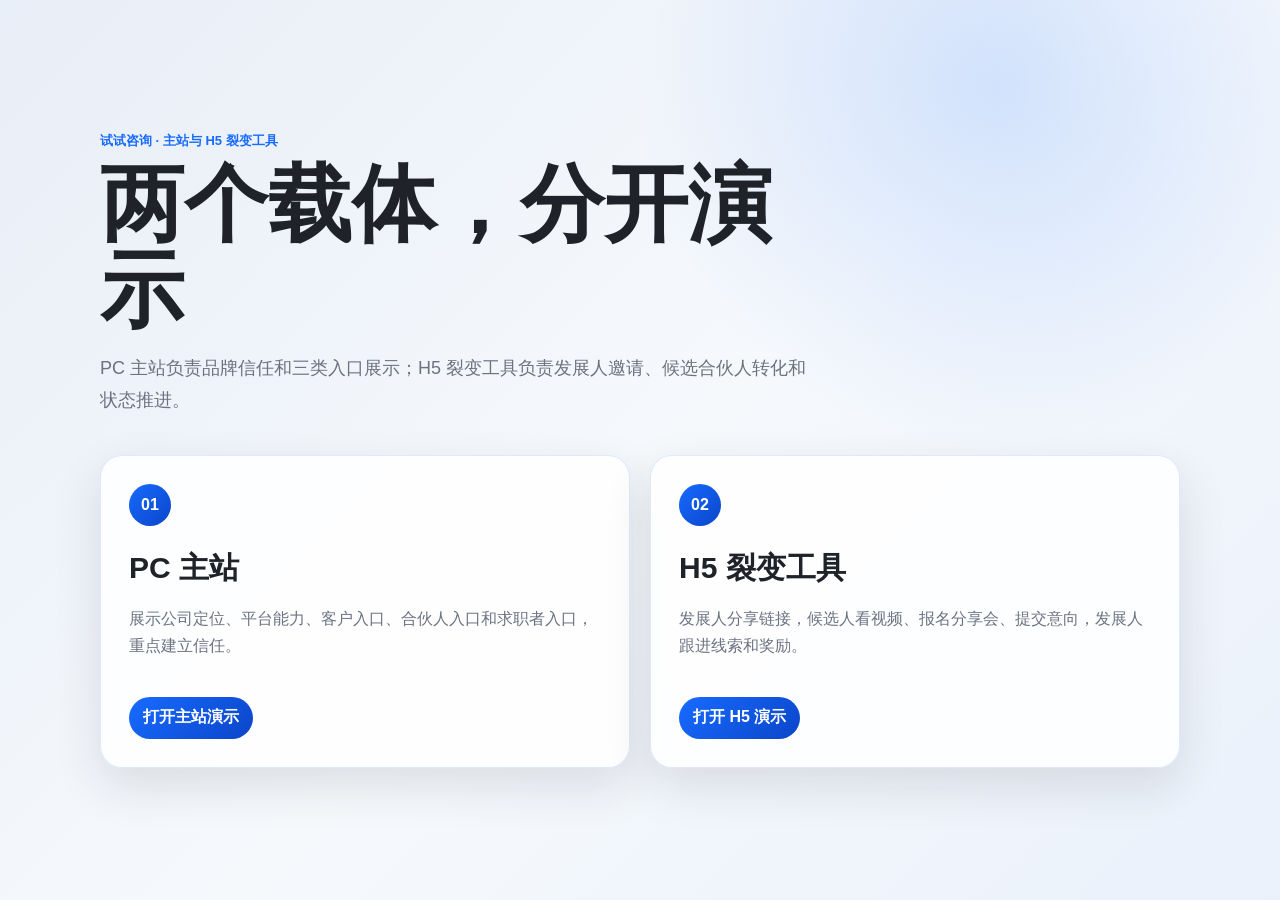
<file: index.html>
<!doctype html>
<html lang="zh-CN">
  <head>
    <meta charset="UTF-8" />
    <meta name="viewport" content="width=device-width, initial-scale=1.0" />
    <title>试试咨询 | 演示入口</title>
    <link rel="stylesheet" href="./styles.css" />
  </head>
  <body data-page="home">
    <div id="app"></div>
    <script src="./app.js?v=20260525-split-pages"></script>
  </body>
</html>
</file>
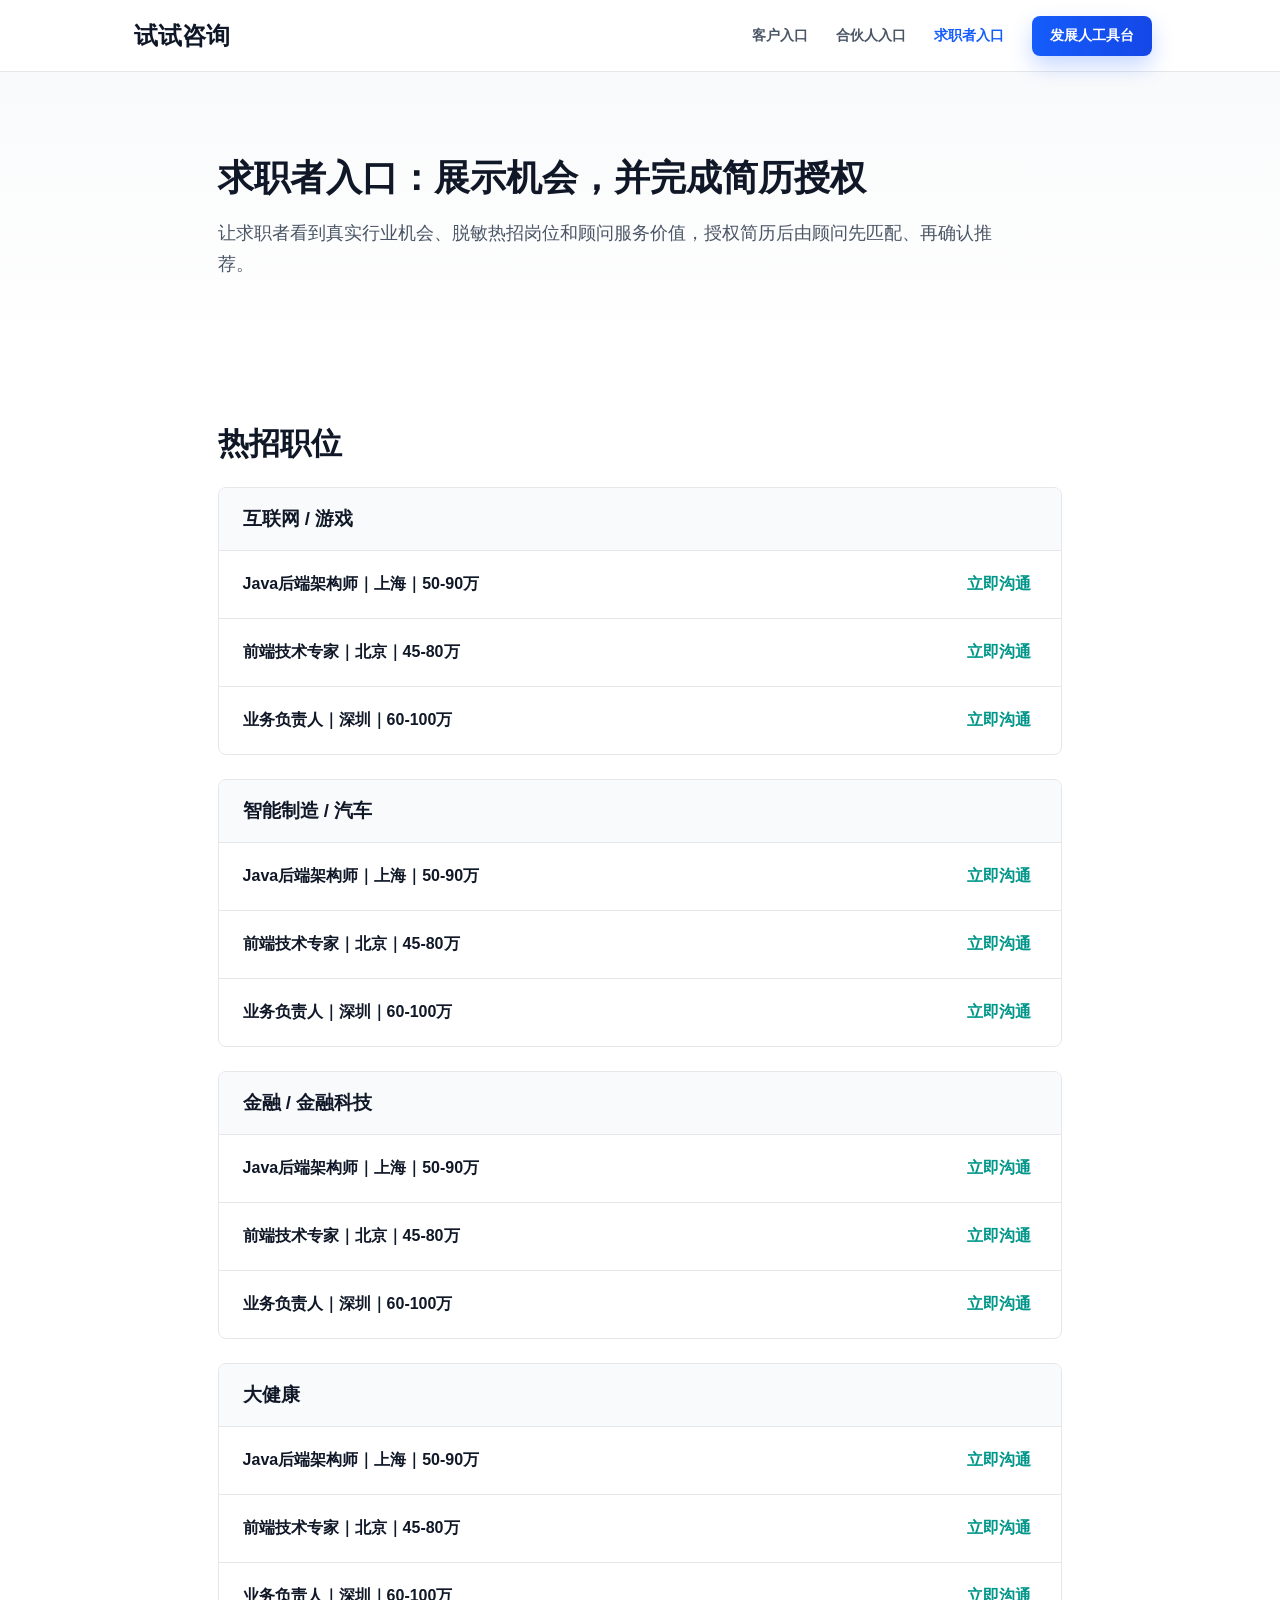
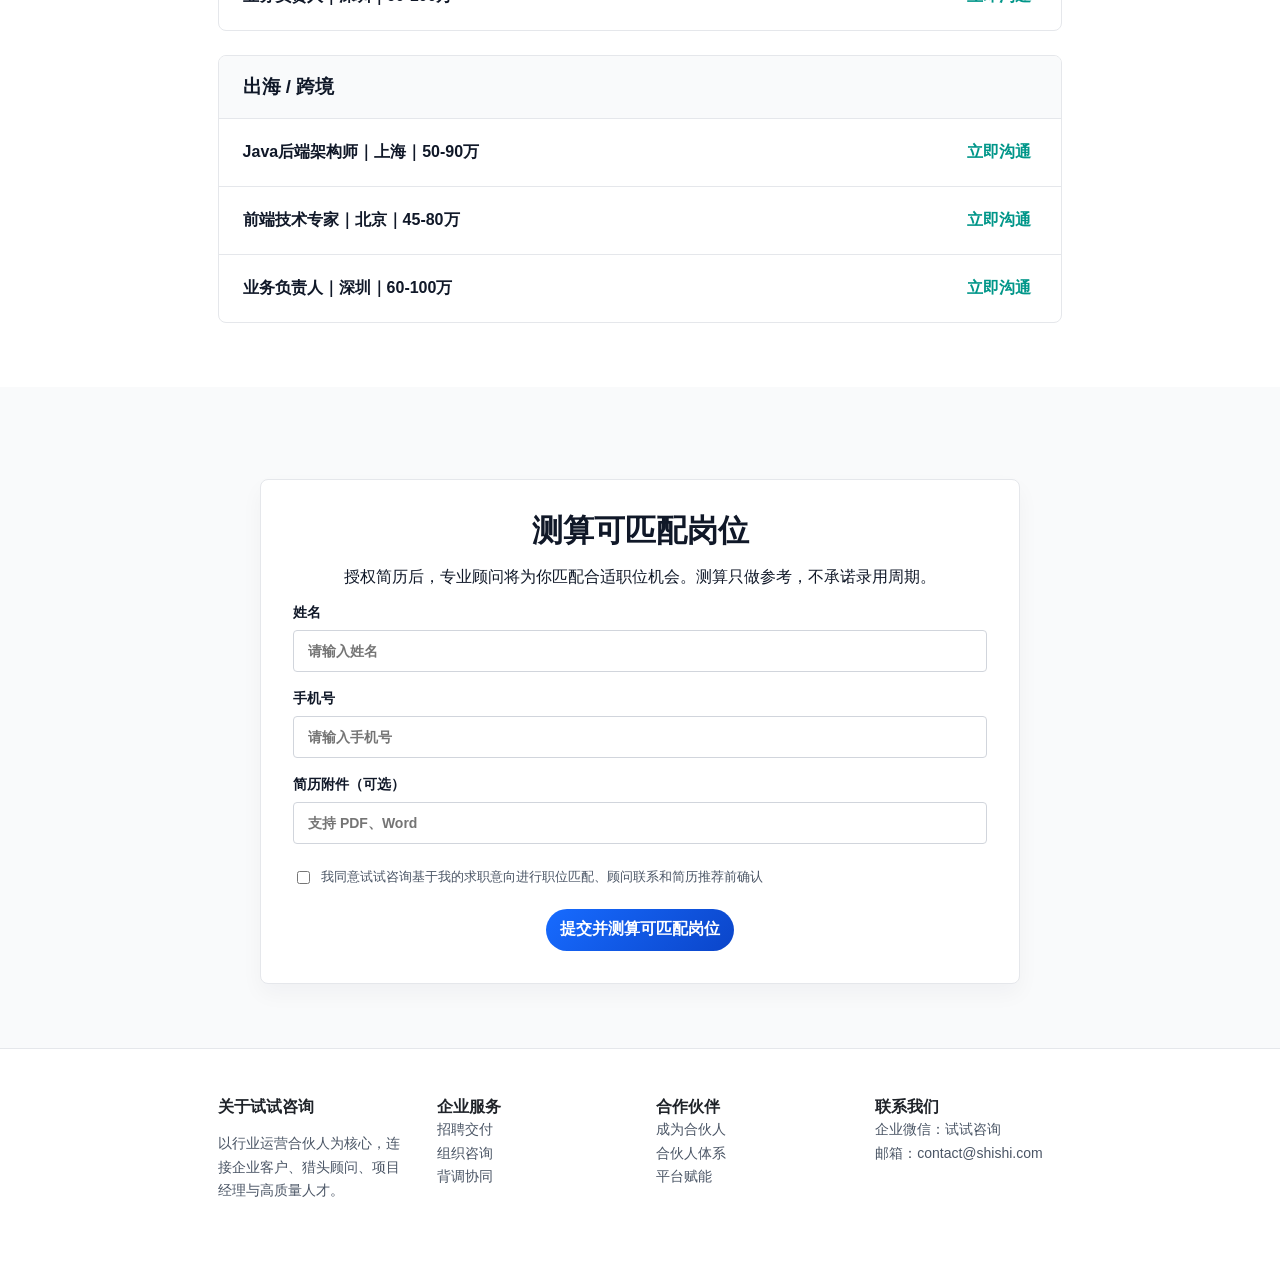
<file: candidate.html>
<!doctype html>
<html lang="zh-CN">
  <head>
    <meta charset="UTF-8" />
    <meta name="viewport" content="width=device-width, initial-scale=1.0" />
    <title>试试咨询 | 求职者入口</title>
    <link rel="stylesheet" href="./styles.css" />
  </head>
  <body data-page="site-candidate">
    <div id="app"></div>
    <script src="./app.js?v=20260525-split-pages"></script>
  </body>
</html>
</file>
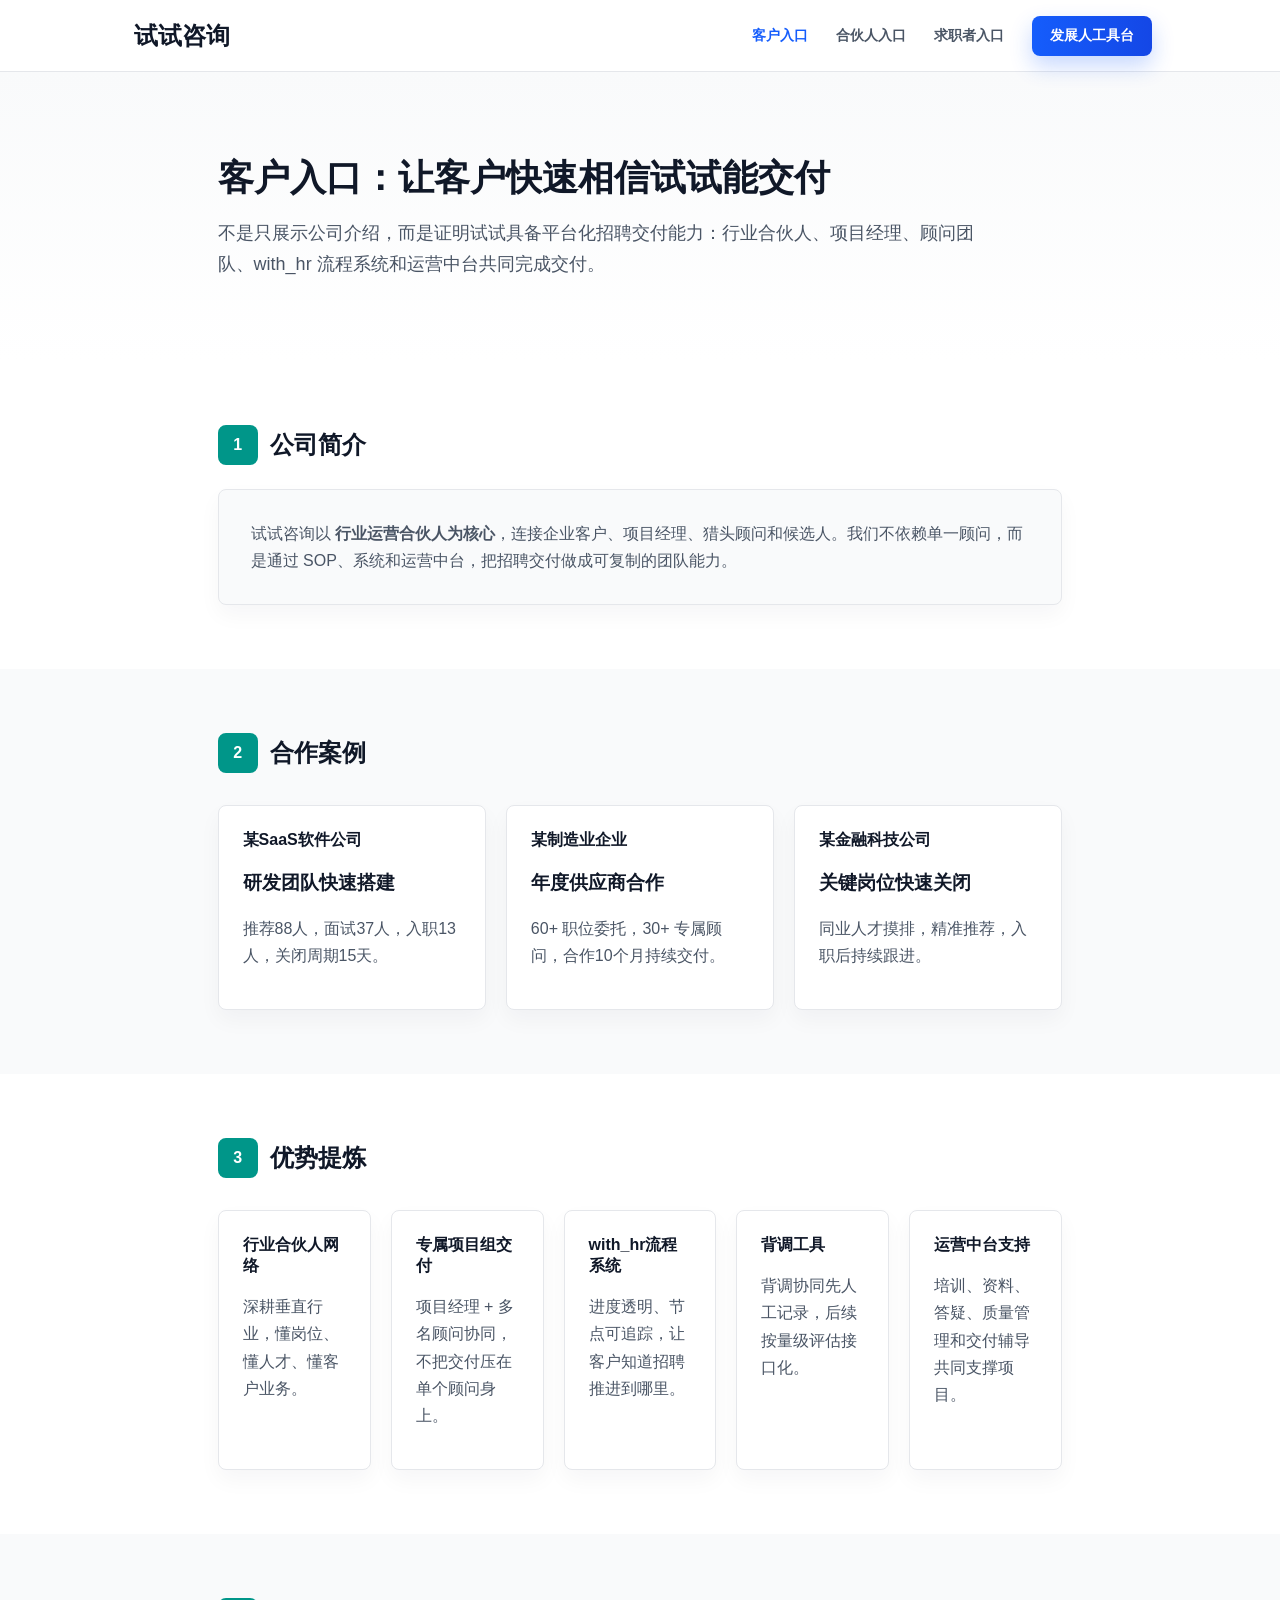
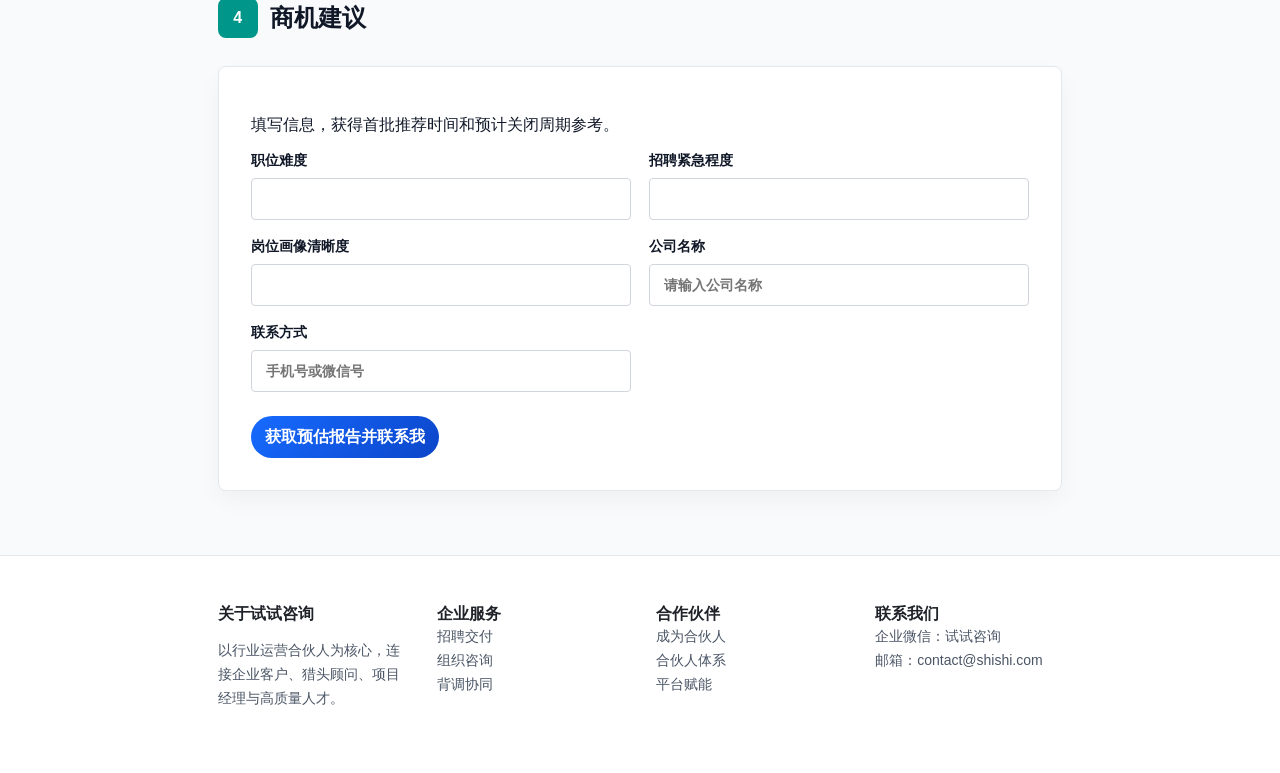
<file: client.html>
<!doctype html>
<html lang="zh-CN">
  <head>
    <meta charset="UTF-8" />
    <meta name="viewport" content="width=device-width, initial-scale=1.0" />
    <title>试试咨询 | 客户入口</title>
    <link rel="stylesheet" href="./styles.css" />
  </head>
  <body data-page="site-client">
    <div id="app"></div>
    <script src="./app.js?v=20260525-split-pages"></script>
  </body>
</html>
</file>
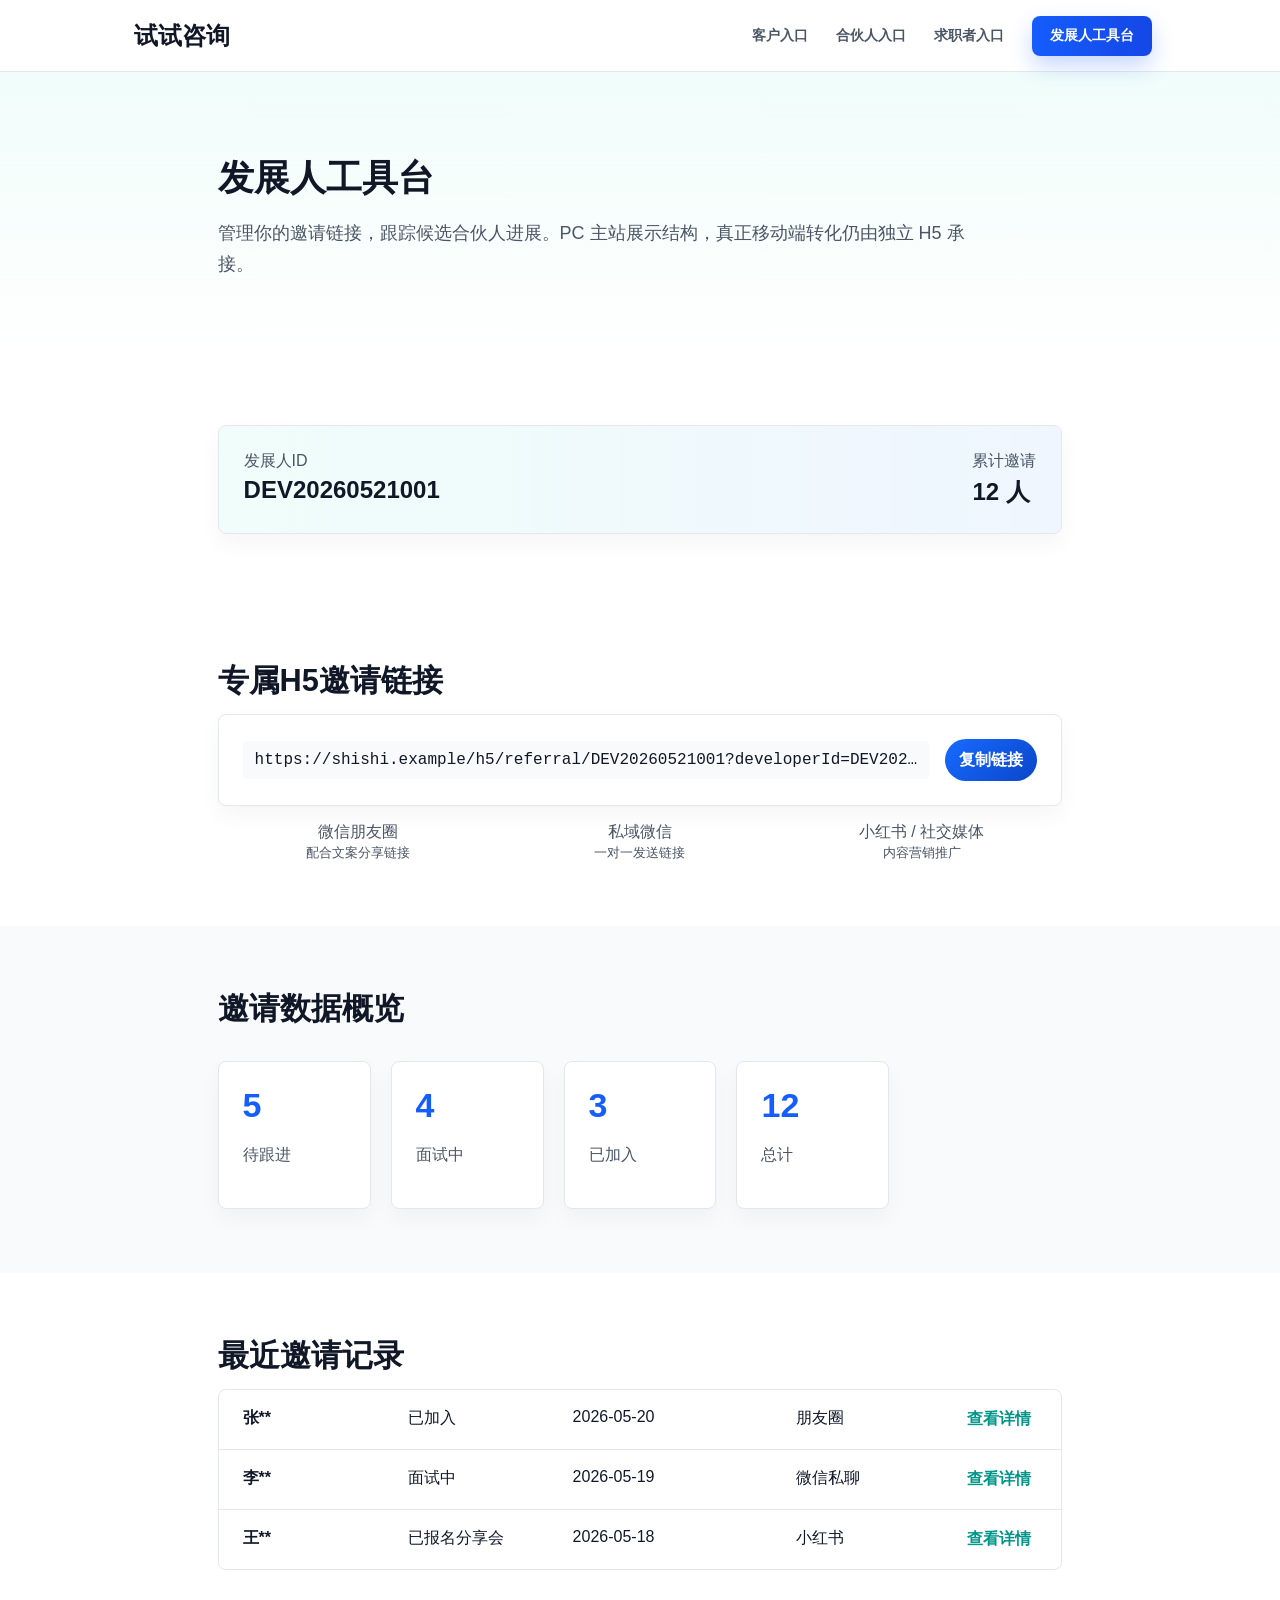
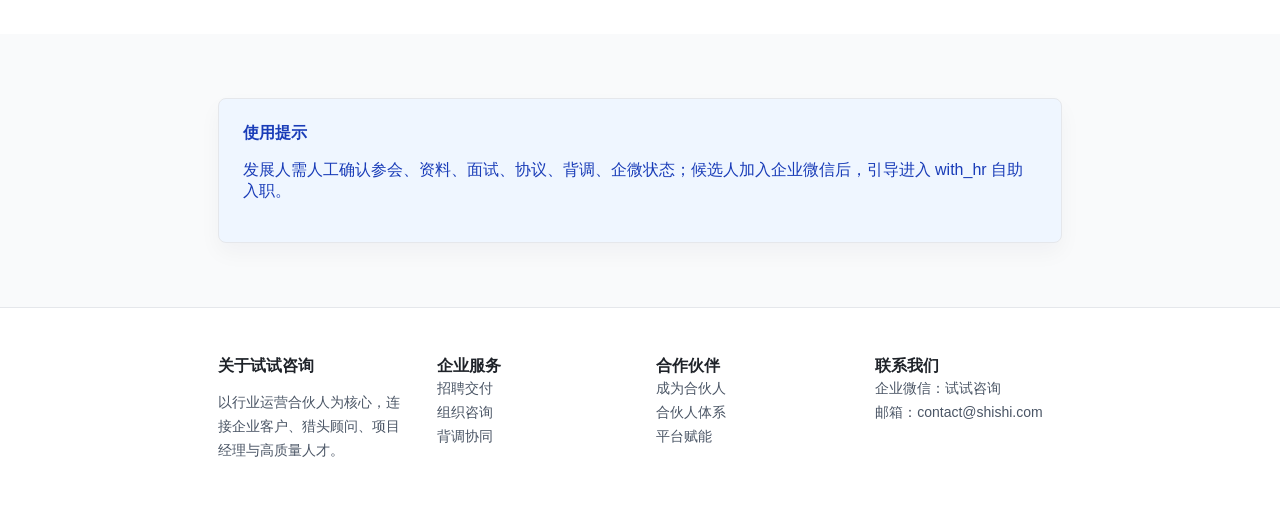
<file: developer.html>
<!doctype html>
<html lang="zh-CN">
  <head>
    <meta charset="UTF-8" />
    <meta name="viewport" content="width=device-width, initial-scale=1.0" />
    <title>试试咨询 | 发展人工具台</title>
    <link rel="stylesheet" href="./styles.css" />
  </head>
  <body data-page="site-developer">
    <div id="app"></div>
    <script src="./app.js?v=20260525-split-pages"></script>
  </body>
</html>
</file>
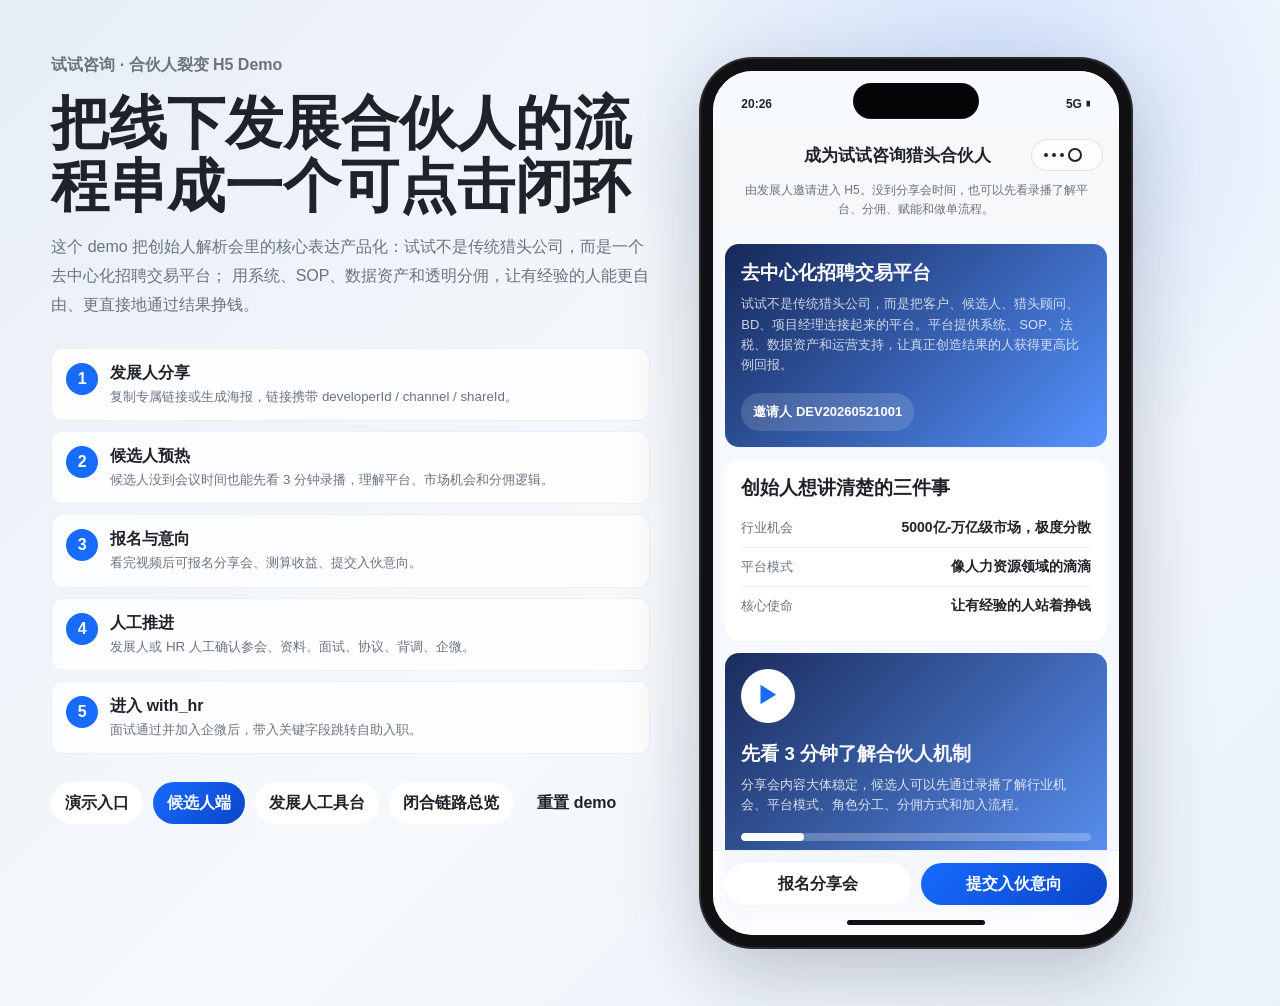
<file: invite.html>
<!doctype html>
<html lang="zh-CN">
  <head>
    <meta charset="UTF-8" />
    <meta name="viewport" content="width=device-width, initial-scale=1.0" />
    <title>试试咨询 | H5裂变页</title>
    <link rel="stylesheet" href="./styles.css" />
  </head>
  <body data-page="invite">
    <div id="app"></div>
    <script src="./app.js?v=20260525-split-pages"></script>
  </body>
</html>
</file>
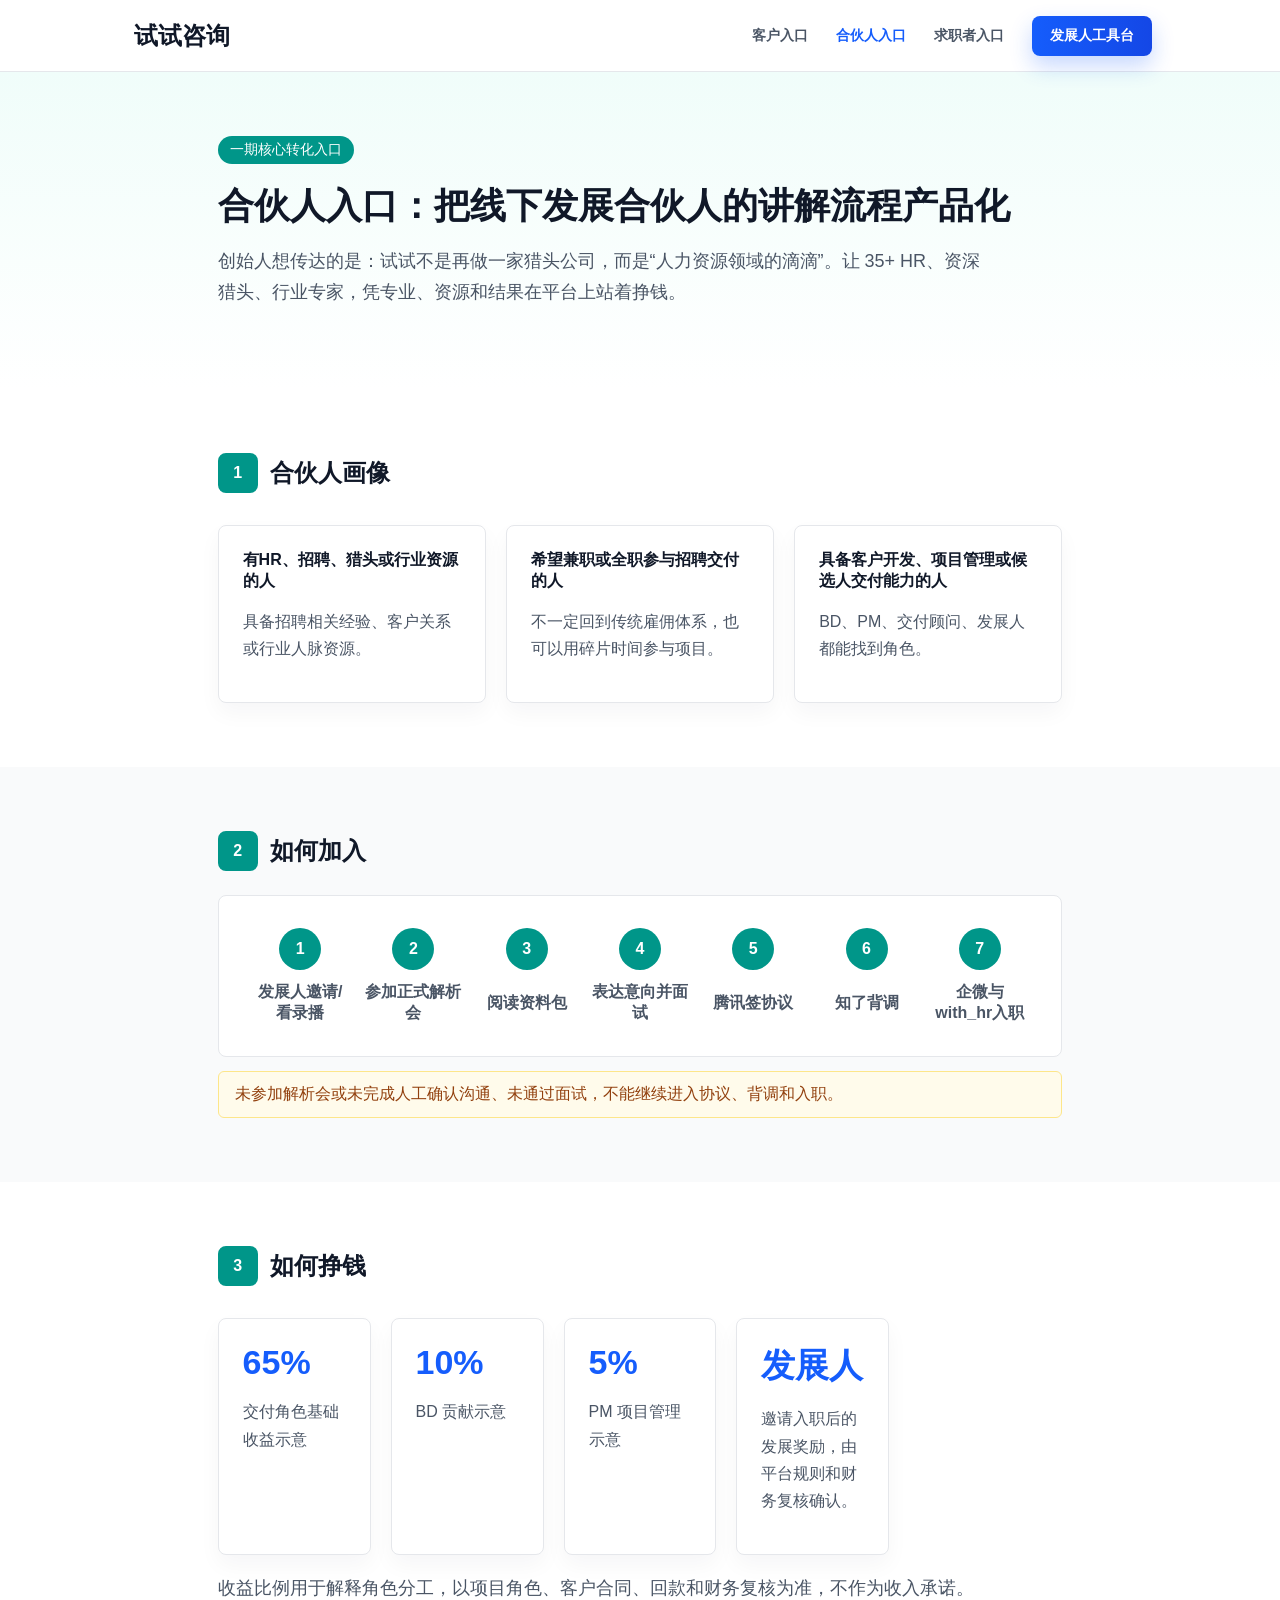
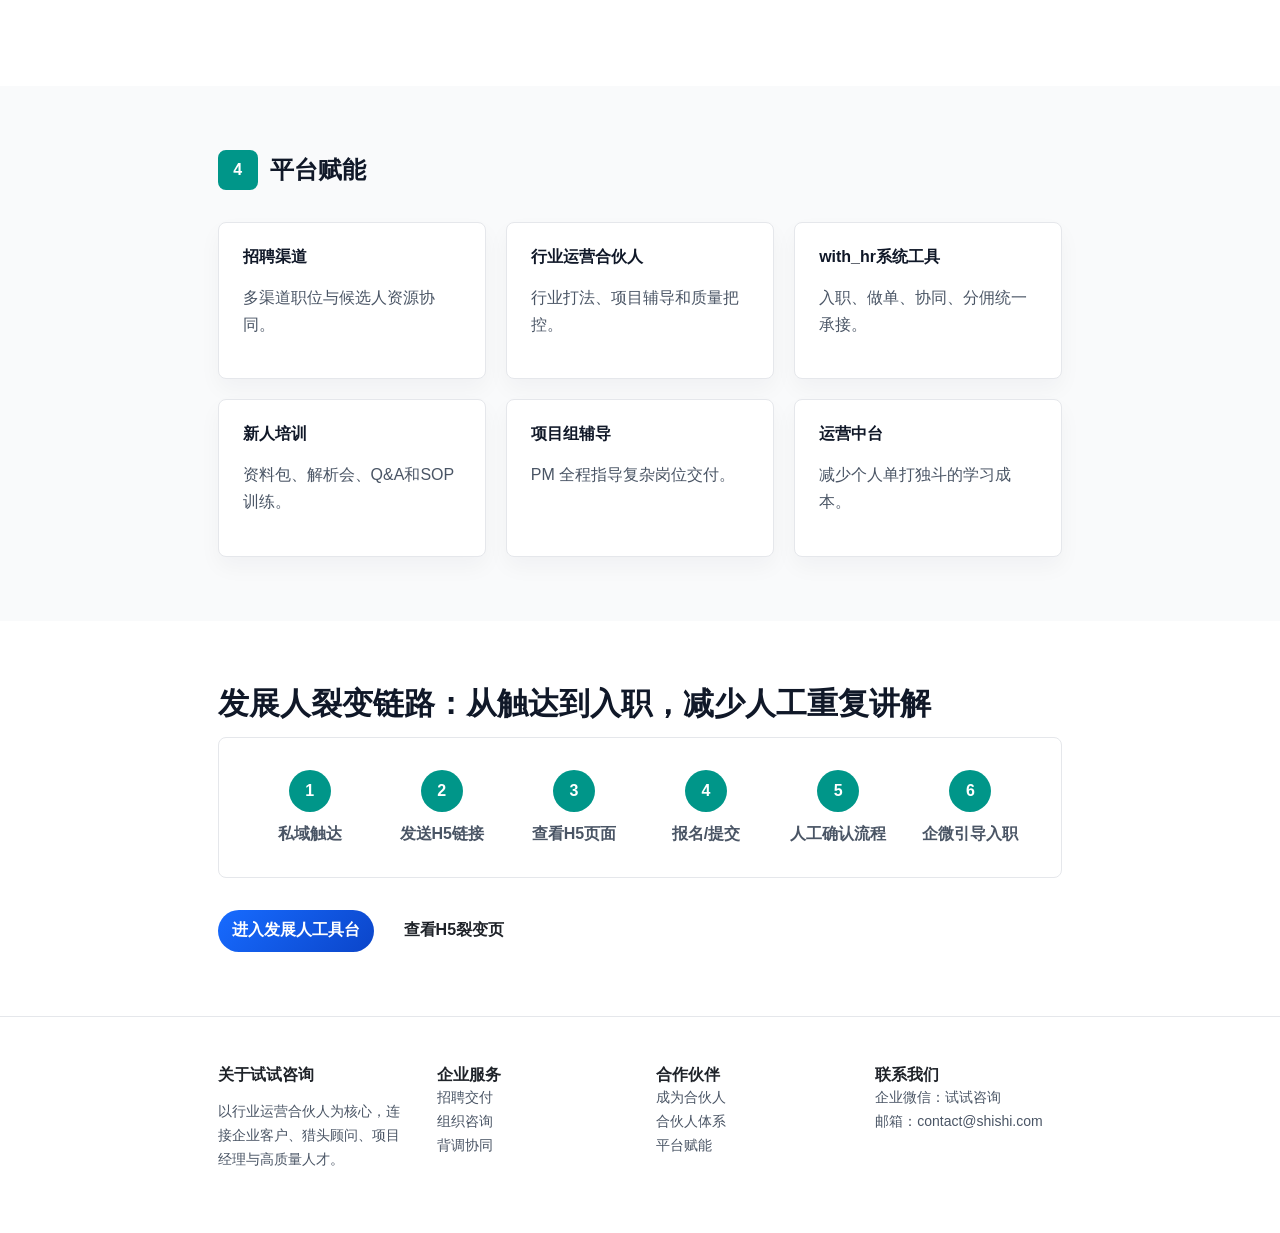
<file: partner.html>
<!doctype html>
<html lang="zh-CN">
  <head>
    <meta charset="UTF-8" />
    <meta name="viewport" content="width=device-width, initial-scale=1.0" />
    <title>试试咨询 | 合伙人入口</title>
    <link rel="stylesheet" href="./styles.css" />
  </head>
  <body data-page="site-partner">
    <div id="app"></div>
    <script src="./app.js?v=20260525-split-pages"></script>
  </body>
</html>
</file>
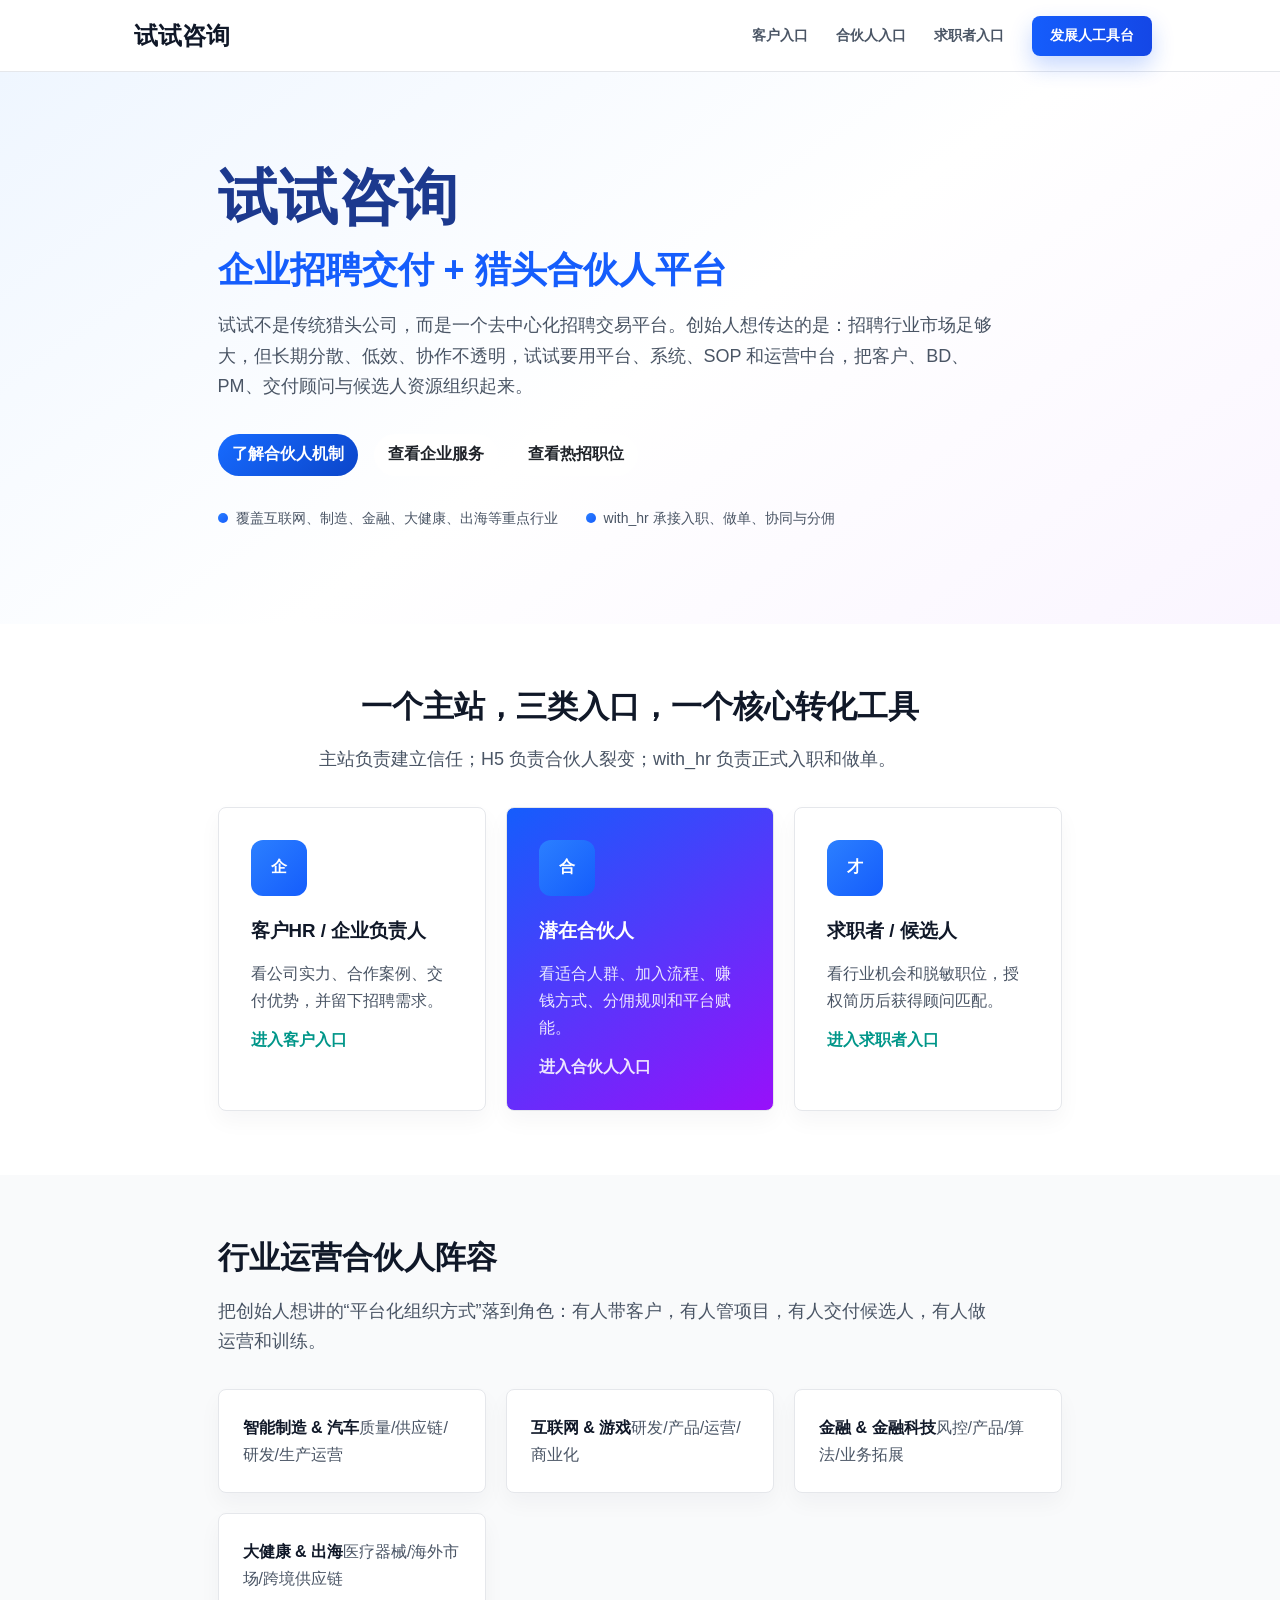
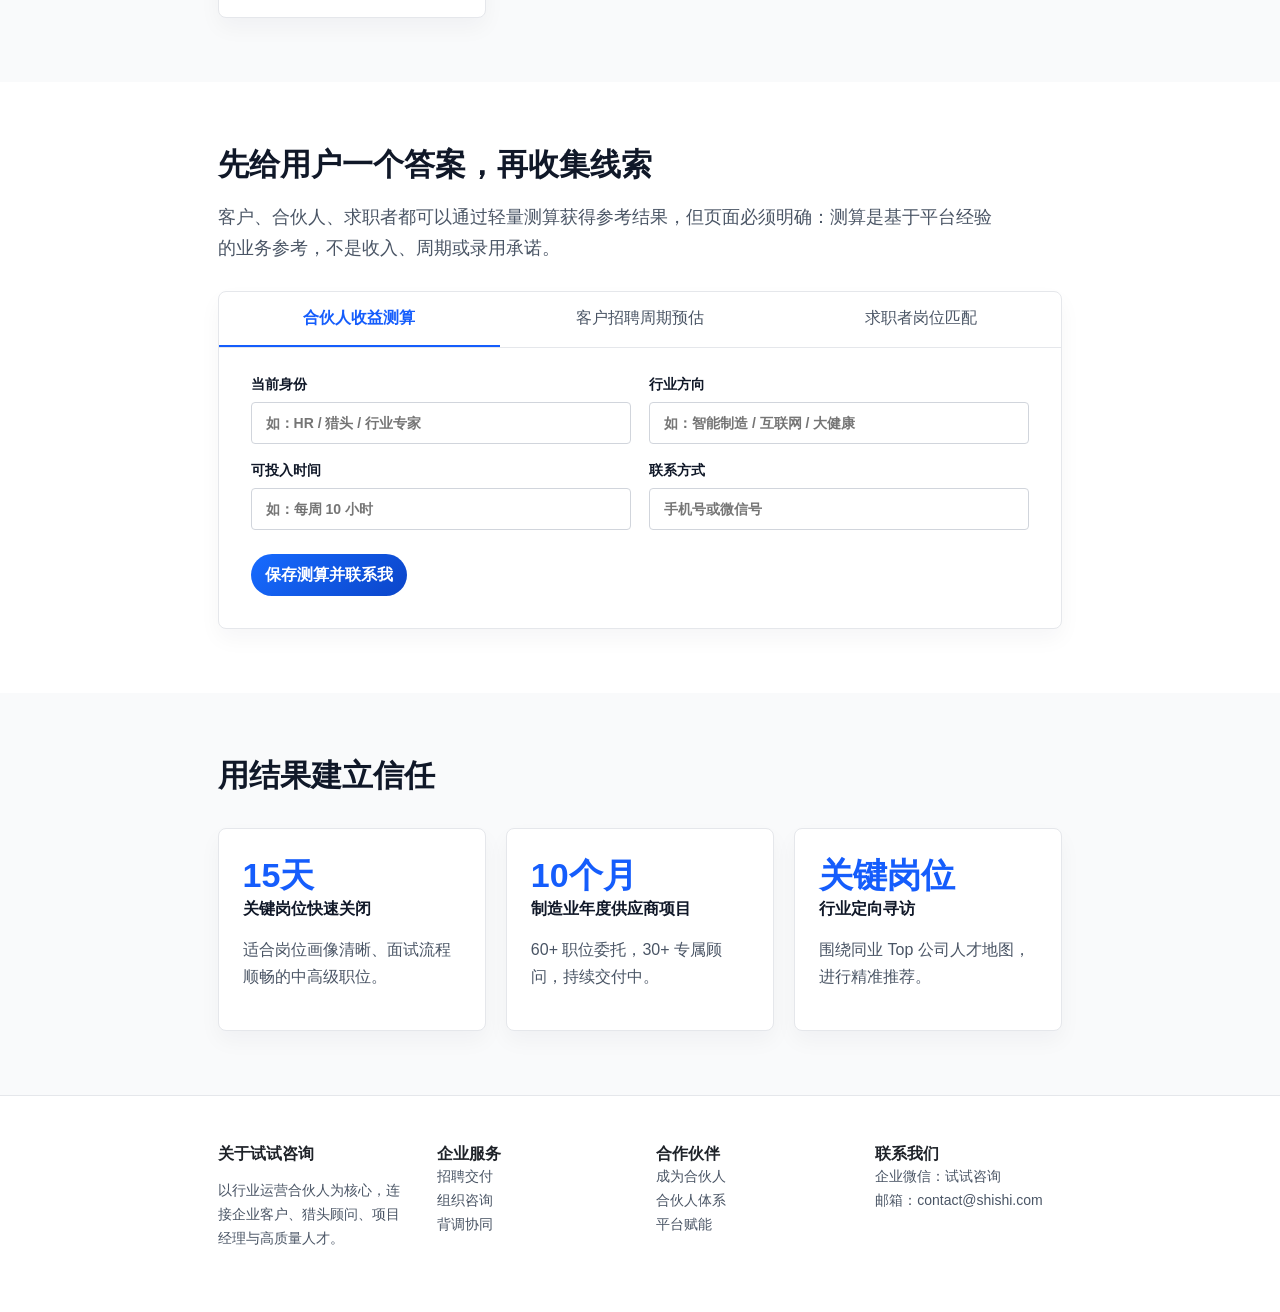
<file: site.html>
<!doctype html>
<html lang="zh-CN">
  <head>
    <meta charset="UTF-8" />
    <meta name="viewport" content="width=device-width, initial-scale=1.0" />
    <title>试试咨询 | 主站首页</title>
    <link rel="stylesheet" href="./styles.css" />
  </head>
  <body data-page="site">
    <div id="app"></div>
    <script src="./app.js?v=20260525-split-pages"></script>
  </body>
</html>
</file>
<file: styles.css>
:root {
  --ink: #1f2329;
  --muted: #6b7280;
  --subtle: #9ca3af;
  --line: #edf0f2;
  --paper: #ffffff;
  --bg: #f5f8fc;
  --dark: #1f2329;
  --blue: #176bff;
  --blue-dark: #0b45c9;
  --blue-soft: #e8f1ff;
  --tech: #176bff;
  --tech-dark: #0b45c9;
  --tech-soft: #e8f1ff;
  --wechat: #176bff;
  --wechat-dark: #0b45c9;
  --green: #176bff;
  --green-soft: #e8f1ff;
  --orange: #b45309;
  --orange-soft: #fff3e5;
  --red: #b42318;
  --red-soft: #fee4e2;
  --shadow: 0 18px 48px rgba(31, 35, 41, 0.12);
}

* {
  box-sizing: border-box;
}

html {
  scroll-behavior: smooth;
}

body {
  margin: 0;
  color: var(--ink);
  font-family:
    Inter, "PingFang SC", "Microsoft YaHei", "Noto Sans CJK SC", Arial,
    sans-serif;
  background:
    radial-gradient(circle at 78% 10%, rgba(23, 107, 255, 0.16), transparent 28%),
    linear-gradient(135deg, #e8eef7 0%, #f6f9fc 52%, #eaf1fb 100%);
  letter-spacing: 0;
}

button,
input,
select,
textarea {
  font: inherit;
}

button {
  cursor: pointer;
}

button:disabled {
  cursor: not-allowed;
  opacity: 0.55;
}

.demo-shell {
  display: grid;
  min-height: 100vh;
  grid-template-columns: minmax(320px, 0.86fr) minmax(390px, 430px);
  gap: clamp(24px, 4vw, 64px);
  align-items: start;
  padding: clamp(22px, 4vw, 52px);
}

.demo-aside {
  position: sticky;
  top: 32px;
  max-width: 720px;
}

.eyebrow {
  margin: 0 0 12px;
  color: var(--tech);
  font-size: 13px;
  font-weight: 800;
}

.demo-aside h1 {
  max-width: 680px;
  margin: 0;
  font-size: clamp(34px, 5vw, 58px);
  line-height: 1.08;
}

.demo-aside p {
  max-width: 640px;
  color: var(--muted);
  font-size: 16px;
  line-height: 1.8;
}

.flow-map {
  display: grid;
  gap: 10px;
  margin: 28px 0;
}

.flow-item {
  display: grid;
  grid-template-columns: 32px 1fr;
  gap: 12px;
  align-items: start;
  padding: 14px;
  border: 1px solid rgba(237, 240, 242, 0.95);
  border-radius: 12px;
  background: rgba(255, 255, 255, 0.86);
}

.flow-item b {
  display: grid;
  width: 32px;
  height: 32px;
  place-items: center;
  border-radius: 50%;
  color: #fff;
  background: var(--tech);
}

.flow-item span {
  display: block;
  font-weight: 800;
}

.flow-item small {
  display: block;
  margin-top: 3px;
  color: var(--muted);
  line-height: 1.45;
}

.aside-actions {
  display: flex;
  flex-wrap: wrap;
  gap: 10px;
}

.phone-wrap {
  display: grid;
  justify-items: center;
  padding: 8px 0;
}

.phone {
  position: relative;
  overflow: hidden;
  width: min(100%, 430px);
  min-height: 888px;
  border: 12px solid #111114;
  border-radius: 52px;
  background: var(--bg);
  box-shadow:
    0 0 0 2px #2b2b30,
    0 26px 80px rgba(15, 23, 42, 0.24);
}

.phone::before {
  position: absolute;
  inset: -9px;
  z-index: 4;
  pointer-events: none;
  border: 2px solid rgba(255, 255, 255, 0.16);
  border-radius: 46px;
  content: "";
}

.dynamic-island {
  position: absolute;
  top: 12px;
  left: 50%;
  z-index: 30;
  width: 126px;
  height: 36px;
  border-radius: 999px;
  background: #050507;
  box-shadow: inset 0 -1px 0 rgba(255, 255, 255, 0.08);
  transform: translateX(-50%);
}

.phone-status {
  display: flex;
  height: 54px;
  align-items: center;
  justify-content: space-between;
  padding: 12px 28px 0;
  color: #1f2329;
  background: #f7faff;
  font-size: 12px;
  font-weight: 800;
}

.mobile-screen {
  position: relative;
  overflow-y: auto;
  height: calc(100vh - 136px);
  min-height: 798px;
  max-height: 850px;
  padding-bottom: 124px;
  background: var(--bg);
}

.home-indicator {
  position: absolute;
  bottom: 10px;
  left: 50%;
  z-index: 42;
  width: 138px;
  height: 5px;
  border-radius: 999px;
  background: #111114;
  transform: translateX(-50%);
}

.screen-head {
  position: sticky;
  top: 0;
  z-index: 12;
  padding: 8px 16px 14px;
  background: rgba(247, 248, 250, 0.96);
  border-bottom: 0;
  backdrop-filter: blur(18px);
}

.mini-nav {
  display: flex;
  align-items: center;
  justify-content: space-between;
  gap: 12px;
  min-height: 44px;
}

.mini-nav strong {
  min-width: 0;
  flex: 1;
  overflow: hidden;
  font-size: 17px;
  text-align: center;
  text-overflow: ellipsis;
  white-space: nowrap;
}

.back-btn,
.icon-btn {
  display: inline-grid;
  width: 34px;
  height: 34px;
  place-items: center;
  border: 0;
  border-radius: 50%;
  color: var(--ink);
  background: rgba(0, 0, 0, 0.04);
  font-size: 24px;
  line-height: 1;
}

.back-placeholder {
  width: 34px;
}

.wechat-capsule {
  display: inline-flex;
  width: 72px;
  height: 32px;
  align-items: center;
  justify-content: center;
  gap: 12px;
  border: 1px solid rgba(31, 35, 41, 0.12);
  border-radius: 999px;
  background: rgba(255, 255, 255, 0.72);
}

.wechat-capsule span,
.wechat-capsule i {
  display: block;
  width: 4px;
  height: 4px;
  border-radius: 50%;
  background: #1f2329;
  box-shadow: 8px 0 0 #1f2329, -8px 0 0 #1f2329;
}

.wechat-capsule i {
  width: 14px;
  height: 14px;
  border: 2px solid #1f2329;
  background: transparent;
  box-shadow: none;
}

.screen-head p {
  margin: 4px 8px 0;
  color: var(--muted);
  font-size: 12px;
  line-height: 1.55;
  text-align: center;
}

.content {
  display: grid;
  gap: 12px;
  padding: 12px;
}

.section-title {
  padding: 8px 4px 0;
}

.section-title h3 {
  margin: 0;
  font-size: 16px;
}

.section-title p {
  margin: 6px 0 0;
  color: var(--muted);
  font-size: 13px;
  line-height: 1.45;
}

.card {
  border: 0;
  border-radius: 14px;
  padding: 16px;
  background: var(--paper);
  box-shadow: 0 1px 0 rgba(31, 35, 41, 0.03);
}

.card h3,
.card h4 {
  margin: 0 0 8px;
}

.card p {
  margin: 0;
  color: var(--muted);
  font-size: 13px;
  line-height: 1.55;
}

.hero-card {
  color: #fff;
  border-color: transparent;
  background:
    linear-gradient(135deg, rgba(8, 27, 78, 0.94), rgba(23, 107, 255, 0.72)),
    url("https://images.unsplash.com/photo-1556761175-5973dc0f32e7?auto=format&fit=crop&w=900&q=80")
      center/cover;
}

.hero-card p,
.hero-card .muted {
  color: rgba(255, 255, 255, 0.78);
}

.video-card {
  position: relative;
  overflow: hidden;
  min-height: 176px;
  color: #fff;
  border-color: transparent;
  background:
    linear-gradient(135deg, rgba(8, 27, 78, 0.92), rgba(23, 107, 255, 0.68)),
    url("https://images.unsplash.com/photo-1516321318423-f06f85e504b3?auto=format&fit=crop&w=900&q=80")
      center/cover;
}

.play-mark {
  display: grid;
  width: 54px;
  height: 54px;
  margin-bottom: 18px;
  place-items: center;
  border-radius: 50%;
  color: var(--tech);
  background: #fff;
  font-size: 22px;
  font-weight: 900;
}

.video-card p {
  color: rgba(255, 255, 255, 0.82);
}

.video-progress {
  overflow: hidden;
  height: 8px;
  border-radius: 999px;
  background: rgba(255, 255, 255, 0.24);
}

.video-progress span {
  display: block;
  height: 100%;
  border-radius: inherit;
  background: #fff;
}

.invite-code {
  display: inline-flex;
  margin-top: 18px;
  border-radius: 999px;
  padding: 10px 12px;
  color: #fff;
  background: rgba(255, 255, 255, 0.14);
  font-size: 13px;
  font-weight: 800;
}

.grid-2,
.grid-3 {
  display: grid;
  gap: 10px;
}

.grid-2 {
  grid-template-columns: repeat(2, minmax(0, 1fr));
}

.grid-3 {
  grid-template-columns: repeat(3, minmax(0, 1fr));
}

.pill,
.chip {
  display: inline-flex;
  min-height: 34px;
  align-items: center;
  justify-content: center;
  border: 0;
  border-radius: 8px;
  padding: 7px 12px;
  color: var(--muted);
  background: #fff;
  font-size: 13px;
  font-weight: 700;
  text-align: center;
}

.chip.active,
.pill.active {
  color: var(--tech-dark);
  background: var(--tech-soft);
}

.money-card {
  display: flex;
  align-items: center;
  justify-content: space-between;
  gap: 14px;
}

.money-card strong {
  font-size: 24px;
}

.money-card span {
  color: var(--muted);
  font-size: 13px;
}

.split-row,
.info-row,
.stat-row {
  display: flex;
  align-items: center;
  justify-content: space-between;
  gap: 12px;
  padding: 10px 0;
  border-bottom: 1px solid var(--line);
}

.split-row:last-child,
.info-row:last-child,
.stat-row:last-child {
  border-bottom: 0;
}

.split-row span,
.info-row span,
.stat-row span {
  color: var(--muted);
  font-size: 13px;
}

.split-row b,
.info-row b,
.stat-row b {
  font-size: 14px;
}

.steps {
  display: grid;
  gap: 12px;
}

.step {
  display: grid;
  grid-template-columns: 28px 1fr;
  gap: 10px;
  align-items: start;
}

.step-num {
  display: grid;
  width: 28px;
  height: 28px;
  place-items: center;
  border-radius: 50%;
  color: #fff;
  background: var(--tech);
  font-size: 12px;
  font-weight: 800;
}

.step p {
  margin: 3px 0 0;
  color: var(--muted);
  font-size: 13px;
}

.faq-button {
  display: flex;
  width: 100%;
  align-items: center;
  justify-content: space-between;
  border: 0;
  border-radius: 10px;
  padding: 13px 14px;
  background: #fff;
  color: var(--ink);
  text-align: left;
  font-weight: 800;
}

.faq-answer {
  display: none;
  margin: -6px 0 8px;
  border: 0;
  border-top: 0;
  border-radius: 0 0 8px 8px;
  padding: 12px 14px;
  color: var(--muted);
  background: #fff;
  font-size: 13px;
  line-height: 1.6;
}

.faq-item.open .faq-answer {
  display: block;
}

.bottom-bar {
  position: absolute;
  left: 0;
  right: 0;
  bottom: 0;
  z-index: 10;
  display: grid;
  grid-template-columns: 1fr 1fr;
  gap: 10px;
  padding: 12px 12px 30px;
  border-top: 1px solid var(--line);
  background: rgba(255, 255, 255, 0.94);
  backdrop-filter: blur(16px);
}

.bottom-bar.single {
  grid-template-columns: 1fr;
}

.btn {
  display: inline-flex;
  min-height: 42px;
  align-items: center;
  justify-content: center;
  gap: 8px;
  border: 0;
  border-radius: 999px;
  padding: 0 14px;
  color: var(--ink);
  background: #fff;
  font-weight: 800;
}

.btn:active,
.tab:active,
.faq-button:active,
.lead-card:active {
  transform: scale(0.99);
}

.btn.primary {
  color: #fff;
  background: linear-gradient(135deg, #176bff, #0b45c9);
}

.btn.blue {
  color: #fff;
  background: linear-gradient(135deg, #176bff, #0b45c9);
}

.btn.ghost {
  background: transparent;
}

.btn.small {
  min-height: 34px;
  border-radius: 8px;
  padding: 0 10px;
  font-size: 13px;
}

.card .btn.small {
  border-radius: 999px;
  color: var(--tech-dark);
  background: var(--tech-soft);
}

.form {
  display: grid;
  gap: 14px;
}

.field {
  display: grid;
  gap: 8px;
  border-radius: 14px;
  padding: 14px 16px;
  background: #fff;
}

.field label {
  color: #4b5563;
  font-size: 13px;
  font-weight: 800;
}

.field input,
.field textarea,
.field select {
  width: 100%;
  border: 0;
  border-radius: 10px;
  padding: 13px 12px;
  color: var(--ink);
  background: #f7f8fa;
  outline: none;
}

.field input:focus,
.field textarea:focus,
.field select:focus {
  box-shadow: 0 0 0 2px rgba(23, 107, 255, 0.14);
}

.field textarea {
  min-height: 90px;
  resize: vertical;
}

.notice {
  border: 0;
  border-radius: 12px;
  padding: 13px;
  color: var(--orange);
  background: var(--orange-soft);
  font-size: 13px;
  line-height: 1.55;
}

.notice.good {
  border-color: var(--tech-soft);
  color: var(--tech-dark);
  background: var(--tech-soft);
}

.notice.bad {
  border-color: var(--red-soft);
  color: var(--red);
  background: var(--red-soft);
}

.dashboard-stats {
  display: grid;
  grid-template-columns: repeat(5, 1fr);
  gap: 8px;
  padding: 10px 12px 12px;
  background: var(--bg);
}

.stat {
  border-radius: 12px;
  padding: 10px 4px;
  background: #fff;
  text-align: center;
}

.stat strong {
  display: block;
  font-size: 20px;
}

.stat span {
  display: block;
  margin-top: 3px;
  color: var(--muted);
  font-size: 11px;
}

.lead-card {
  display: grid;
  gap: 10px;
  width: 100%;
  color: var(--ink);
}

.lead-top {
  display: flex;
  justify-content: space-between;
  gap: 12px;
}

.lead-top strong {
  font-size: 17px;
}

.badge {
  display: inline-flex;
  min-height: 24px;
  align-items: center;
  border-radius: 6px;
  padding: 4px 9px;
  color: var(--blue);
  background: var(--blue-soft);
  font-size: 12px;
  font-weight: 800;
  white-space: nowrap;
}

.badge.good {
  color: var(--tech-dark);
  background: var(--tech-soft);
}

.badge.warn {
  color: var(--orange);
  background: var(--orange-soft);
}

.badge.bad {
  color: var(--red);
  background: var(--red-soft);
}

.tabs {
  display: flex;
  gap: 8px;
  overflow-x: auto;
  padding: 8px 12px 12px;
  background: var(--bg);
  border-bottom: 0;
}

.tab {
  flex: 0 0 auto;
  border: 0;
  border-radius: 999px;
  padding: 7px 12px;
  color: var(--muted);
  background: #fff;
  font-size: 13px;
  font-weight: 800;
}

.tab.active {
  color: #fff;
  background: var(--tech);
}

.timeline {
  display: grid;
  gap: 0;
}

.timeline-item {
  display: grid;
  grid-template-columns: 28px 1fr;
  gap: 12px;
  min-height: 58px;
}

.timeline-dot {
  position: relative;
  display: grid;
  width: 24px;
  height: 24px;
  place-items: center;
  border: 2px solid var(--line);
  border-radius: 50%;
  background: #fff;
}

.timeline-item:not(:last-child) .timeline-dot::after {
  position: absolute;
  top: 22px;
  left: 9px;
  width: 2px;
  height: 42px;
  background: var(--line);
  content: "";
}

.timeline-item.done .timeline-dot {
  border-color: var(--tech);
  background: var(--tech);
}

.timeline-item.current .timeline-dot {
  border-color: var(--tech);
  background: var(--tech-soft);
}

.timeline-body strong {
  display: block;
}

.timeline-body small {
  display: block;
  margin-top: 3px;
  color: var(--muted);
}

.modal-mask {
  position: fixed;
  inset: 0;
  z-index: 60;
  display: grid;
  place-items: center;
  padding: 24px;
  background: rgba(15, 23, 42, 0.46);
}

.modal {
  width: min(100%, 380px);
  border-radius: 14px;
  padding: 20px;
  background: #fff;
  box-shadow: var(--shadow);
}

.modal h3 {
  margin: 0 0 10px;
}

.modal p {
  margin: 0 0 16px;
  color: var(--muted);
  line-height: 1.55;
}

.modal-actions {
  display: grid;
  grid-template-columns: 1fr 1fr;
  gap: 10px;
  margin-top: 16px;
}

.result-number {
  margin: 10px 0 6px;
  font-size: 38px;
  line-height: 1;
  font-weight: 900;
}

.link-box {
  overflow-wrap: anywhere;
  border: 1px solid var(--line);
  border-radius: 10px;
  padding: 12px;
  color: var(--muted);
  background: #f8fafc;
  font-size: 12px;
  line-height: 1.45;
}

.toast {
  position: fixed;
  right: 50%;
  bottom: 42px;
  transform: translateX(50%);
  z-index: 80;
  border-radius: 10px;
  padding: 12px 14px;
  color: #fff;
  background: var(--dark);
  box-shadow: var(--shadow);
  font-weight: 800;
}

.site-preview {
  justify-items: stretch;
}

.site-page {
  overflow: auto;
  width: min(100%, 960px);
  height: calc(100vh - 96px);
  min-height: 798px;
  max-height: 850px;
  border: 1px solid rgba(23, 107, 255, 0.12);
  border-radius: 24px;
  background: #f6f9ff;
  box-shadow: var(--shadow);
}

.site-only-shell {
  min-height: 100vh;
  padding: clamp(18px, 3vw, 36px);
}

.website-shell {
  min-height: 100vh;
  background: #fff;
}

.site-page.standalone {
  width: min(100%, 1280px);
  height: auto;
  min-height: calc(100vh - 72px);
  max-height: none;
  margin: 0 auto;
  border-radius: 10px;
  background: #fff;
}

.entry-shell {
  min-height: 100vh;
  display: grid;
  place-items: center;
  padding: clamp(24px, 5vw, 72px);
}

.entry-hero {
  width: min(100%, 1080px);
}

.entry-hero h1 {
  max-width: 720px;
  margin: 0;
  font-size: clamp(42px, 7vw, 84px);
  line-height: 1.02;
}

.entry-hero > p:not(.eyebrow) {
  max-width: 720px;
  color: var(--muted);
  font-size: 18px;
  line-height: 1.8;
}

.entry-grid {
  display: grid;
  grid-template-columns: repeat(2, minmax(0, 1fr));
  gap: 20px;
  margin-top: 38px;
}

.entry-card {
  border: 1px solid rgba(23, 107, 255, 0.14);
  border-radius: 22px;
  padding: 28px;
  background: rgba(255, 255, 255, 0.86);
  box-shadow: var(--shadow);
}

.entry-card span {
  display: grid;
  width: 42px;
  height: 42px;
  place-items: center;
  border-radius: 50%;
  color: #fff;
  background: linear-gradient(135deg, #176bff, #0b45c9);
  font-weight: 900;
}

.entry-card h2 {
  margin: 22px 0 10px;
  font-size: 30px;
}

.entry-card p {
  min-height: 76px;
  color: var(--muted);
  line-height: 1.7;
}

.site-nav {
  position: sticky;
  top: 0;
  z-index: 12;
  display: flex;
  align-items: center;
  justify-content: space-between;
  gap: 18px;
  padding: 18px 22px;
  background: rgba(255, 255, 255, 0.94);
  border-bottom: 1px solid var(--line);
  backdrop-filter: blur(16px);
}

.site-brand {
  display: flex;
  align-items: center;
  gap: 10px;
  font-size: 16px;
  font-weight: 900;
}

.site-brand div {
  display: grid;
  gap: 2px;
}

.site-brand small {
  color: var(--muted);
  font-size: 11px;
  font-weight: 700;
}

.site-brand span {
  display: grid;
  width: 32px;
  height: 32px;
  place-items: center;
  border-radius: 8px;
  color: #fff;
  background: linear-gradient(135deg, #176bff, #0b45c9);
}

.site-links {
  align-items: center;
  display: flex;
  gap: 14px;
  color: var(--muted);
  font-size: 13px;
  font-weight: 800;
}

.site-links a,
.site-links .link-button {
  color: #516074;
  text-decoration: none;
}

.site-links a:hover,
.site-links .link-button:hover {
  color: var(--tech);
}

.site-hero {
  position: relative;
  display: grid;
  grid-template-columns: minmax(0, 1.08fr) minmax(360px, 0.92fr);
  gap: 34px;
  min-height: 480px;
  overflow: hidden;
  padding: 76px 54px 64px;
  color: #07163e;
  background:
    linear-gradient(120deg, rgba(239, 247, 255, 0.98), rgba(220, 236, 255, 0.88)),
    radial-gradient(circle at 82% 22%, rgba(23, 107, 255, 0.18), transparent 34%);
}

.site-hero::before {
  content: "";
  position: absolute;
  inset: auto 0 0 0;
  height: 1px;
  background: linear-gradient(90deg, transparent, rgba(23, 107, 255, 0.28), transparent);
}

.site-hero-copy {
  position: relative;
  z-index: 1;
}

.site-hero h1 {
  max-width: 760px;
  margin: 0;
  font-size: clamp(40px, 5vw, 64px);
  line-height: 1.08;
  letter-spacing: 0;
}

.site-hero p {
  max-width: 760px;
  color: #53627a;
  font-size: 16px;
  line-height: 1.8;
}

.site-hero .site-kicker {
  color: var(--tech);
}

.site-hero-visual {
  position: relative;
  min-height: 340px;
}

.site-orbit {
  position: absolute;
  inset: 28px 20px 12px;
  border: 1px solid rgba(23, 107, 255, 0.18);
  border-radius: 28px;
  background:
    linear-gradient(90deg, rgba(23, 107, 255, 0.06) 1px, transparent 1px),
    linear-gradient(rgba(23, 107, 255, 0.06) 1px, transparent 1px);
  background-size: 38px 38px;
}

.site-visual-card {
  position: absolute;
  z-index: 1;
  border: 1px solid rgba(23, 107, 255, 0.16);
  border-radius: 8px;
  padding: 18px;
  background: rgba(255, 255, 255, 0.92);
  box-shadow: 0 18px 50px rgba(23, 107, 255, 0.14);
  color: #07163e;
  font-weight: 900;
}

.site-visual-card.main {
  top: 88px;
  left: 50%;
  width: 260px;
  min-height: 118px;
  transform: translateX(-50%);
  background: linear-gradient(135deg, #176bff, #0b45c9);
  color: #fff;
}

.site-visual-card.main span {
  display: block;
  margin-bottom: 14px;
  color: rgba(255, 255, 255, 0.7);
  font-size: 13px;
}

.site-visual-card.one {
  top: 26px;
  left: 20px;
}

.site-visual-card.two {
  right: 18px;
  top: 42px;
}

.site-visual-card.three {
  right: 52px;
  bottom: 34px;
}

.site-actions {
  display: flex;
  flex-wrap: wrap;
  gap: 12px;
  margin-top: 24px;
}

.site-section {
  padding: 54px;
}

.site-section.alt {
  background: #f3f7ff;
}

.site-section h2 {
  margin: 0 0 10px;
  max-width: 820px;
  font-size: 32px;
  line-height: 1.2;
}

.site-section > p {
  max-width: 720px;
  margin: 0 0 22px;
  color: var(--muted);
  line-height: 1.75;
}

.site-grid {
  display: grid;
  grid-template-columns: repeat(3, minmax(0, 1fr));
  gap: 14px;
}

.site-grid.three {
  grid-template-columns: repeat(3, minmax(0, 1fr));
}

.site-grid.two {
  grid-template-columns: repeat(2, minmax(0, 1fr));
}

.site-card {
  border: 1px solid var(--line);
  border-radius: 8px;
  padding: 20px;
  background: #fff;
  box-shadow: 0 12px 30px rgba(23, 107, 255, 0.06);
}

.site-intro {
  display: grid;
  grid-template-columns: minmax(0, 0.92fr) minmax(420px, 1.08fr);
  gap: 34px;
  align-items: start;
}

.solution-grid {
  gap: 18px;
}

.solution-card {
  min-height: 178px;
  padding: 24px;
}

.solution-card span {
  display: inline-grid;
  width: 40px;
  height: 28px;
  place-items: center;
  margin-bottom: 18px;
  border-radius: 999px;
  color: var(--tech);
  background: #edf5ff;
  font-size: 12px;
  font-weight: 900;
}

.solution-card.blue {
  color: #fff;
  border-color: transparent;
  background: linear-gradient(135deg, #176bff, #073dba);
}

.solution-card.blue span {
  color: #fff;
  background: rgba(255, 255, 255, 0.16);
}

.solution-card.blue p {
  color: rgba(255, 255, 255, 0.8);
}

.site-card strong {
  display: block;
  margin-bottom: 8px;
  font-size: 18px;
}

.site-card p {
  margin: 0;
  color: var(--muted);
  line-height: 1.65;
}

.site-card.emphasis {
  color: #fff;
  border-color: transparent;
  background: linear-gradient(135deg, #176bff, #0b45c9);
}

.site-card.emphasis p {
  color: rgba(255, 255, 255, 0.84);
}

.site-kicker {
  margin: 0 0 10px;
  color: var(--tech);
  font-size: 13px;
  font-weight: 900;
}

.site-metrics {
  display: grid;
  grid-template-columns: repeat(4, minmax(0, 1fr));
  gap: 12px;
  margin-top: 26px;
}

.site-metrics.light {
  margin-top: 0;
}

.site-metric {
  border-radius: 14px;
  padding: 16px;
  background: rgba(255, 255, 255, 0.14);
}

.site-metrics.light .site-metric {
  border: 1px solid rgba(23, 107, 255, 0.12);
  border-radius: 8px;
  background: #f8fbff;
}

.site-metrics.light .site-metric b {
  color: #07163e;
}

.site-metrics.light .site-metric span {
  color: var(--muted);
}

.site-metric b {
  display: block;
  font-size: 26px;
}

.site-metric span {
  color: rgba(255, 255, 255, 0.78);
  font-size: 13px;
}

.site-footer-cta {
  display: flex;
  align-items: center;
  justify-content: space-between;
  gap: 18px;
  border-radius: 8px;
  padding: 24px;
  color: #fff;
  background: linear-gradient(135deg, #07163e, #176bff);
}

.site-solution-layout {
  display: grid;
  grid-template-columns: 220px minmax(0, 1fr);
  gap: 24px;
  margin-top: 24px;
}

.site-solution-menu {
  display: grid;
  align-content: start;
  overflow: hidden;
  border: 1px solid rgba(23, 107, 255, 0.14);
  border-radius: 8px;
  background: #fff;
}

.site-solution-menu b {
  padding: 18px 20px;
  border-bottom: 1px solid var(--line);
  color: #46566d;
}

.site-solution-menu b:first-child {
  color: #fff;
  background: linear-gradient(135deg, #176bff, #0b45c9);
}

.site-solution-list {
  display: grid;
  grid-template-columns: repeat(2, minmax(0, 1fr));
  gap: 14px;
}

.site-solution-list article {
  border: 1px solid rgba(23, 107, 255, 0.12);
  border-radius: 8px;
  padding: 20px;
  background: #fff;
}

.site-solution-list strong {
  display: block;
  margin-bottom: 8px;
  font-size: 17px;
}

.site-solution-list p {
  margin: 0;
  color: var(--muted);
  line-height: 1.65;
}

.founder-section {
  display: grid;
  grid-template-columns: minmax(0, 1fr) 380px;
  gap: 34px;
  color: #fff;
  background:
    linear-gradient(135deg, rgba(7, 22, 62, 0.96), rgba(13, 69, 180, 0.92)),
    linear-gradient(90deg, rgba(255, 255, 255, 0.08) 1px, transparent 1px);
}

.founder-section .site-kicker,
.founder-section p,
.founder-section h2 {
  color: #fff;
}

.founder-section p {
  color: rgba(255, 255, 255, 0.78);
}

.founder-points {
  display: grid;
  gap: 14px;
}

.founder-points div {
  border: 1px solid rgba(255, 255, 255, 0.15);
  border-radius: 8px;
  padding: 20px;
  background: rgba(255, 255, 255, 0.08);
}

.founder-points b,
.founder-points span {
  display: block;
}

.founder-points span {
  margin-top: 8px;
  color: rgba(255, 255, 255, 0.72);
  line-height: 1.6;
}

.system-row {
  display: grid;
  grid-template-columns: 1.2fr repeat(2, minmax(0, 1fr));
  gap: 16px;
  margin-top: 24px;
}

.system-card {
  min-height: 160px;
  border: 1px solid rgba(23, 107, 255, 0.12);
  border-radius: 8px;
  padding: 22px;
  background: #fff;
  box-shadow: 0 12px 30px rgba(23, 107, 255, 0.06);
}

.system-card.primary {
  grid-row: span 2;
  color: #fff;
  background: linear-gradient(135deg, #176bff, #07163e);
}

.system-card strong {
  display: block;
  margin-bottom: 10px;
  font-size: 20px;
}

.system-card p {
  margin: 0;
  color: var(--muted);
  line-height: 1.7;
}

.system-card.primary p {
  color: rgba(255, 255, 255, 0.78);
}

.case-strip {
  display: grid;
  grid-template-columns: repeat(5, minmax(0, 1fr));
  gap: 12px;
  margin: 24px 0;
}

.case-strip span {
  display: grid;
  min-height: 70px;
  place-items: center;
  border: 1px solid rgba(23, 107, 255, 0.12);
  border-radius: 8px;
  color: #47566b;
  background: #fff;
  font-weight: 900;
}

.site-footer {
  display: grid;
  grid-template-columns: 1.4fr repeat(3, 1fr);
  gap: 28px;
  padding: 36px 54px;
  background: #07163e;
  color: #fff;
}

.site-footer p,
.site-footer a,
.site-footer .link-button {
  color: rgba(255, 255, 255, 0.68);
}

.site-footer a,
.site-footer .link-button {
  display: block;
  margin-top: 10px;
  text-decoration: none;
}

.link-button {
  border: 0;
  padding: 0;
  background: transparent;
  color: inherit;
  cursor: pointer;
  font: inherit;
  text-align: left;
}

.web-nav {
  position: sticky;
  top: 0;
  z-index: 20;
  display: flex;
  align-items: center;
  justify-content: space-between;
  min-height: 72px;
  padding: 0 clamp(24px, 10vw, 300px);
  border-bottom: 1px solid #e5e7eb;
  background: rgba(255, 255, 255, 0.9);
  backdrop-filter: blur(14px);
}

.web-logo {
  border: 0;
  background: transparent;
  color: #101828;
  cursor: pointer;
  font-size: 24px;
  font-weight: 900;
}

.web-nav-links {
  display: flex;
  align-items: center;
  gap: 28px;
  color: #4a5565;
  font-size: 14px;
  font-weight: 800;
}

.web-nav-links .active {
  color: #155dfc;
}

.web-workbench {
  border: 0;
  border-radius: 8px;
  padding: 11px 18px;
  color: #fff;
  background: linear-gradient(90deg, #155dfc, #1447e6);
  box-shadow: 0 10px 22px rgba(21, 93, 252, 0.24);
  cursor: pointer;
  font-weight: 800;
}

.web-main {
  color: #101828;
  background: #fff;
}

.web-hero {
  min-height: 540px;
  padding: 96px clamp(24px, 17vw, 324px);
  background: linear-gradient(145deg, #eff6ff 0%, #fff 52%, #faf5ff 100%);
}

.web-hero h1 {
  margin: 0;
  color: #1c398e;
  font-size: clamp(42px, 5vw, 60px);
  line-height: 1;
}

.web-hero h3,
.web-page-hero h1 {
  margin: 20px 0 0;
  font-size: clamp(28px, 3vw, 36px);
  line-height: 1.22;
}

.web-hero h3 {
  color: #155dfc;
}

.web-hero p,
.web-page-hero p,
.web-section > p {
  max-width: 780px;
  color: #4a5565;
  font-size: 18px;
  line-height: 1.7;
}

.web-actions {
  display: flex;
  flex-wrap: wrap;
  gap: 16px;
  margin-top: 32px;
}

.web-checks {
  display: flex;
  flex-wrap: wrap;
  gap: 28px;
  margin-top: 34px;
  color: #4a5565;
  font-size: 14px;
}

.web-checks span::before {
  content: "";
  display: inline-block;
  width: 10px;
  height: 10px;
  margin-right: 8px;
  border-radius: 50%;
  background: linear-gradient(135deg, #2b7fff, #155dfc);
}

.web-page-hero {
  padding: 64px clamp(24px, 17vw, 324px);
  background: linear-gradient(180deg, #f9fafb, #fff);
}

.web-page-hero.partner {
  background: linear-gradient(180deg, #f0fdfa, #fff);
}

.web-page-hero span {
  display: inline-block;
  border-radius: 999px;
  padding: 5px 12px;
  color: #fff;
  background: #009689;
  font-size: 14px;
}

.web-section {
  padding: 64px clamp(24px, 17vw, 324px);
  background: #fff;
}

.web-section.center {
  text-align: center;
}

.web-section.muted {
  background: #f9fafb;
}

.web-section h2 {
  margin: 0 0 14px;
  font-size: clamp(24px, 2.4vw, 36px);
  line-height: 1.25;
}

.web-entry-grid,
.web-category-grid,
.web-proof-grid,
.web-feature-grid,
.web-split-grid {
  display: grid;
  grid-template-columns: repeat(3, minmax(0, 1fr));
  gap: 20px;
  margin-top: 32px;
}

.web-feature-grid,
.web-split-grid {
  grid-template-columns: repeat(5, minmax(0, 1fr));
}

.web-feature-grid.three {
  grid-template-columns: repeat(3, minmax(0, 1fr));
}

.web-entry-card,
.web-category-grid article,
.web-proof-grid article,
.web-feature-grid article,
.web-split-grid article,
.web-form-card,
.web-note,
.web-link-card,
.developer-id,
.web-tip {
  border: 1px solid #e5e7eb;
  border-radius: 8px;
  background: #fff;
  box-shadow: 0 10px 22px rgba(15, 23, 42, 0.04);
}

.web-entry-card {
  padding: 32px;
  text-align: left;
}

.web-entry-card span {
  display: grid;
  width: 56px;
  height: 56px;
  place-items: center;
  border-radius: 12px;
  color: #fff;
  background: linear-gradient(135deg, #2b7fff, #155dfc);
  font-weight: 900;
}

.web-entry-card.highlight {
  position: relative;
  color: #fff;
  background: linear-gradient(145deg, #155dfc, #9810fa);
}

.web-entry-card.highlight p,
.web-entry-card.highlight .link-button {
  color: rgba(255, 255, 255, 0.88);
}

.web-entry-card h3 {
  margin: 22px 0 10px;
}

.web-entry-card p,
.web-category-grid span,
.web-proof-grid p,
.web-feature-grid p,
.web-split-grid p,
.web-note,
.web-muted-text {
  color: #4a5565;
  line-height: 1.7;
}

.web-entry-card .link-button,
.web-table button,
.job-board button {
  color: #009689;
  font-weight: 900;
}

.web-category-grid article,
.web-proof-grid article,
.web-feature-grid article,
.web-split-grid article {
  padding: 24px;
}

.web-proof-grid strong,
.web-split-grid b {
  display: block;
  color: #155dfc;
  font-size: 34px;
}

.web-form-card {
  max-width: 980px;
  margin: 28px auto 0;
  padding: 32px;
}

.web-form-card.narrow {
  max-width: 760px;
  text-align: center;
}

.web-tabs {
  display: grid;
  grid-template-columns: repeat(3, 1fr);
  margin: -32px -32px 28px;
  border-bottom: 1px solid #e5e7eb;
}

.web-tabs span {
  padding: 16px;
  color: #4a5565;
  text-align: center;
}

.web-tabs .active {
  color: #155dfc;
  border-bottom: 2px solid #155dfc;
  font-weight: 900;
}

.web-form-grid {
  display: grid;
  grid-template-columns: repeat(2, minmax(0, 1fr));
  gap: 18px;
  margin-bottom: 24px;
}

.web-form-grid.single {
  grid-template-columns: 1fr;
  text-align: left;
}

.web-form-grid label {
  display: grid;
  gap: 8px;
  color: #101828;
  font-size: 14px;
  font-weight: 800;
}

.web-form-grid input {
  height: 42px;
  border: 1px solid #d1d5dc;
  border-radius: 4px;
  padding: 0 14px;
  font: inherit;
}

.web-number-title {
  display: flex;
  align-items: center;
  gap: 12px;
  margin-bottom: 24px;
}

.web-number-title span {
  display: grid;
  width: 40px;
  height: 40px;
  place-items: center;
  border-radius: 8px;
  color: #fff;
  background: #009689;
  font-weight: 900;
}

.web-number-title h2 {
  margin: 0;
  font-size: 24px;
}

.web-note {
  padding: 30px 32px;
  background: #f9fafb;
}

.web-flow {
  display: grid;
  grid-template-columns: repeat(7, minmax(0, 1fr));
  gap: 14px;
  border: 1px solid #e5e7eb;
  border-radius: 8px;
  padding: 32px;
  background: #fff;
}

.web-flow.compact {
  grid-template-columns: repeat(6, minmax(0, 1fr));
}

.web-flow div {
  display: grid;
  gap: 12px;
  justify-items: center;
  color: #4a5565;
  text-align: center;
}

.web-flow span {
  display: grid;
  width: 42px;
  height: 42px;
  place-items: center;
  border-radius: 50%;
  color: #fff;
  background: #009689;
  font-weight: 900;
}

.web-warn {
  margin-top: 14px;
  border: 1px solid #fde68a;
  border-radius: 6px;
  padding: 12px 16px;
  color: #92400e;
  background: #fffbeb;
}

.job-board {
  display: grid;
  gap: 24px;
  margin-top: 24px;
}

.job-board article {
  overflow: hidden;
  border: 1px solid #e5e7eb;
  border-radius: 8px;
}

.job-board h3 {
  margin: 0;
  padding: 18px 24px;
  background: #f9fafb;
}

.job-board article div {
  display: flex;
  align-items: center;
  justify-content: space-between;
  padding: 22px 24px;
  border-top: 1px solid #e5e7eb;
}

.job-board button,
.web-table button {
  border: 0;
  background: transparent;
  cursor: pointer;
}

.web-consent {
  display: flex;
  gap: 8px;
  margin: 0 0 22px;
  color: #4a5565;
  font-size: 13px;
  text-align: left;
}

.developer-id {
  display: flex;
  justify-content: space-between;
  padding: 25px;
  background: linear-gradient(90deg, #f0fdfa, #eff6ff);
}

.developer-id span,
.web-channel-grid small {
  color: #4a5565;
}

.developer-id b {
  display: block;
  margin-top: 4px;
  font-size: 24px;
}

.web-link-card {
  display: flex;
  align-items: center;
  gap: 16px;
  padding: 24px;
}

.web-link-card span {
  flex: 1;
  overflow: hidden;
  border-radius: 4px;
  padding: 10px 12px;
  background: #f9fafb;
  font-family: Consolas, monospace;
  text-overflow: ellipsis;
  white-space: nowrap;
}

.web-channel-grid {
  display: grid;
  grid-template-columns: repeat(3, 1fr);
  margin-top: 16px;
  color: #4a5565;
  text-align: center;
}

.web-table {
  overflow: hidden;
  border: 1px solid #e5e7eb;
  border-radius: 8px;
}

.web-table div {
  display: grid;
  grid-template-columns: 1fr 1fr 1.4fr 1fr auto;
  gap: 18px;
  padding: 18px 24px;
  border-top: 1px solid #e5e7eb;
}

.web-table div:first-child {
  border-top: 0;
}

.web-tip {
  padding: 24px;
  color: #193cb8;
  background: #eff6ff;
}

.web-footer {
  display: grid;
  grid-template-columns: repeat(4, 1fr);
  gap: 32px;
  padding: 48px clamp(24px, 17vw, 324px);
  border-top: 1px solid #e5e7eb;
  background: #fff;
}

.web-footer b,
.web-footer span {
  display: block;
}

.web-footer p,
.web-footer span {
  color: #4a5565;
  font-size: 14px;
  line-height: 1.7;
}

.site-footer-cta p {
  margin: 6px 0 0;
  color: rgba(255, 255, 255, 0.78);
}

@media (min-width: 901px) {
  .bottom-bar {
    border-radius: 0 0 38px 38px;
  }
}

@media (max-width: 900px) {
  .entry-grid {
    grid-template-columns: 1fr;
  }

  .site-only-shell {
    padding: 0;
  }

  .site-page.standalone {
    min-height: 100vh;
    border: 0;
    border-radius: 0;
  }

  .site-nav {
    align-items: flex-start;
    flex-direction: column;
  }

  .site-links {
    flex-wrap: wrap;
  }

  .site-hero,
  .site-intro,
  .founder-section,
  .site-solution-layout,
  .system-row,
  .site-footer {
    grid-template-columns: 1fr;
  }

  .site-hero {
    min-height: auto;
    padding: 44px 22px;
  }

  .site-hero-visual {
    min-height: 280px;
  }

  .site-section {
    padding: 34px 22px;
  }

  .site-grid,
  .site-grid.two,
  .site-grid.three,
  .site-metrics,
  .case-strip {
    grid-template-columns: 1fr;
  }

  .site-solution-list {
    grid-template-columns: 1fr;
  }

  .system-card.primary {
    grid-row: auto;
  }

  .site-footer-cta {
    align-items: flex-start;
    flex-direction: column;
  }

  .site-footer {
    padding: 32px 22px;
  }

  .web-nav {
    align-items: flex-start;
    flex-direction: column;
    padding: 16px 22px;
  }

  .web-nav-links {
    flex-wrap: wrap;
    gap: 14px;
  }

  .web-hero,
  .web-page-hero,
  .web-section,
  .web-footer {
    padding-right: 22px;
    padding-left: 22px;
  }

  .web-entry-grid,
  .web-category-grid,
  .web-proof-grid,
  .web-feature-grid,
  .web-feature-grid.three,
  .web-split-grid,
  .web-form-grid,
  .web-footer,
  .web-flow,
  .web-flow.compact,
  .web-channel-grid {
    grid-template-columns: 1fr;
  }

  .web-tabs,
  .web-link-card,
  .developer-id,
  .job-board article div {
    display: grid;
    grid-template-columns: 1fr;
  }

  .web-table div {
    grid-template-columns: 1fr;
  }

  .demo-shell {
    display: block;
    padding: 0;
  }

  .demo-aside {
    position: static;
    padding: 24px 18px;
  }

  .phone {
    width: 100%;
    min-height: 100vh;
    border: 0;
    border-radius: 0;
    box-shadow: none;
  }

  .phone::before,
  .dynamic-island,
  .home-indicator {
    display: none;
  }

  .screen-head {
    padding-top: max(8px, env(safe-area-inset-top));
  }

  .mobile-screen {
    height: calc(100vh - 54px);
    max-height: none;
    padding-bottom: calc(110px + env(safe-area-inset-bottom));
  }

  .bottom-bar {
    position: fixed;
    padding-bottom: calc(12px + env(safe-area-inset-bottom));
    border-radius: 0;
  }
}
</file>
